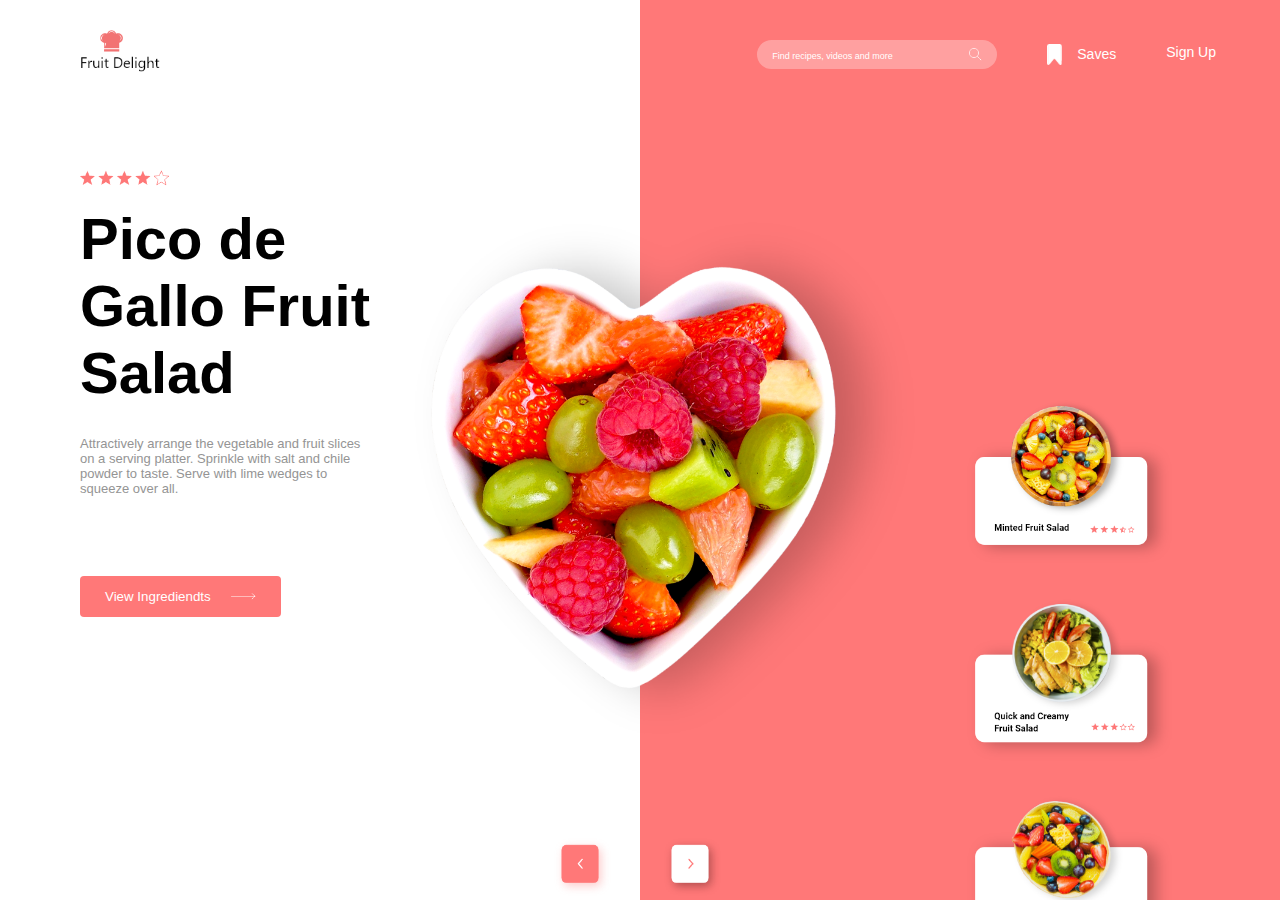
<file: Project - 1/index.html>
<!DOCTYPE html>
<html lang="en">
  <head>
    <meta charset="utf-8">
    <meta name="viewport" content="width=device-width, initial-scale=1.0">
    <title>Fruit Website</title>
    <link rel="stylesheet" href="styles.css">
  </head>
  <body>
      <div class="main">
        <div class="left-col">
        <img src="img/logo.png" class="logo">
      <div class="content-box">
        <img src="img/rating.png" class="rating">
        <h1>Pico de Gallo Fruit Salad</h1>
        <p>Attractively arrange the vegetable and fruit slices on a serving platter. Sprinkle with salt and chile powder to taste. Serve with lime wedges to squeeze over all.</p>
        <button type="button">View Ingrediendts <img src="img/arrow.png" alt=""></button>
      </div>
      <img src="img/left-arrow.png" class="left-arrow">
    </div>
        <div class="right-col">
            <div class="navbar">
              <div class="search-box">
                <input type="text" placeholder="Find recipes, videos and more">
                <img src="img/search.png">
              </div>
              <ul>
                <li><a href="#">  <img src="img/fill-tag.png">Saves</a></li>
                <li><a href="#">Sign Up</a></li>
              </ul>
            </div>
            <div class="more-items">
              <img src="img/fruit1.png">
              <img src="img/fruit2.png">
              <img src="img/fruit3.png">
            </div>
            <img src="img/right-arrow.png" class="right-arrow">
        </div>
        <img src="img/fruits.png" class="main-img">
      </div>
  </body>
</html>
</file>
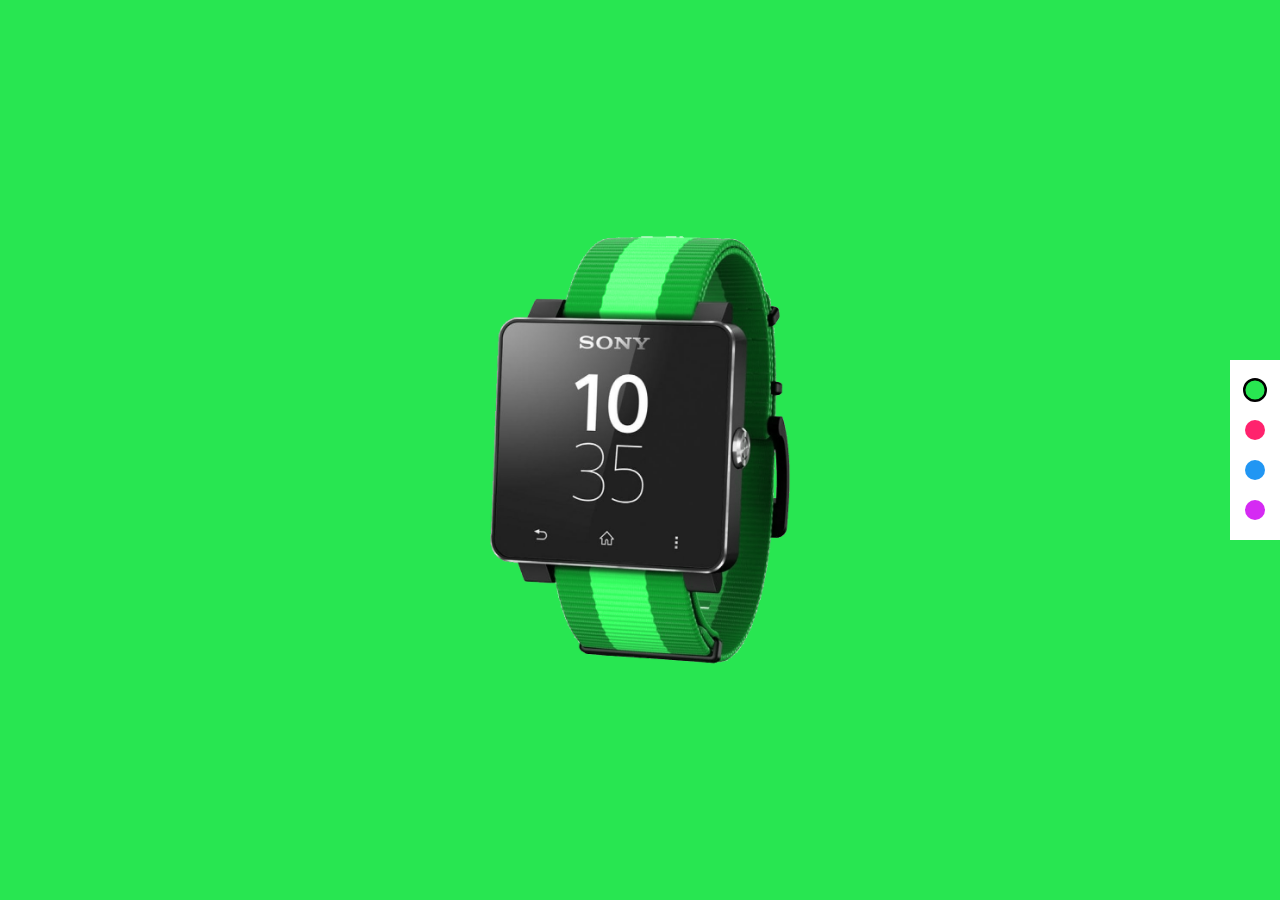
<file: Project - 2/index.html>
<!DOCTYPE html>
<html lang="en" dir="ltr">
  <head>
    <meta charset="utf-8">
    <title>Change Image Color</title>
    <link rel="stylesheet" href="styles.css">
  </head>
  <body>
    <div class="container">
      <div class="nav">
        <span class="one active" onclick="changeColor(event)"></span>
        <i class="one"></i>
        <span class="two" onclick="changeColor(event)"></span>
        <i class="two"></i>
        <span class="three" onclick="changeColor(event)"></span>
        <i class="three"></i>
        <span class="four" onclick="changeColor(event)"></span>
        <i class="four"></i>
        <img src="Img/watches.png" alt="">
        <script type="text/javascript" src="script.js"></script>
    </div>
  </body>
</html>
</file>
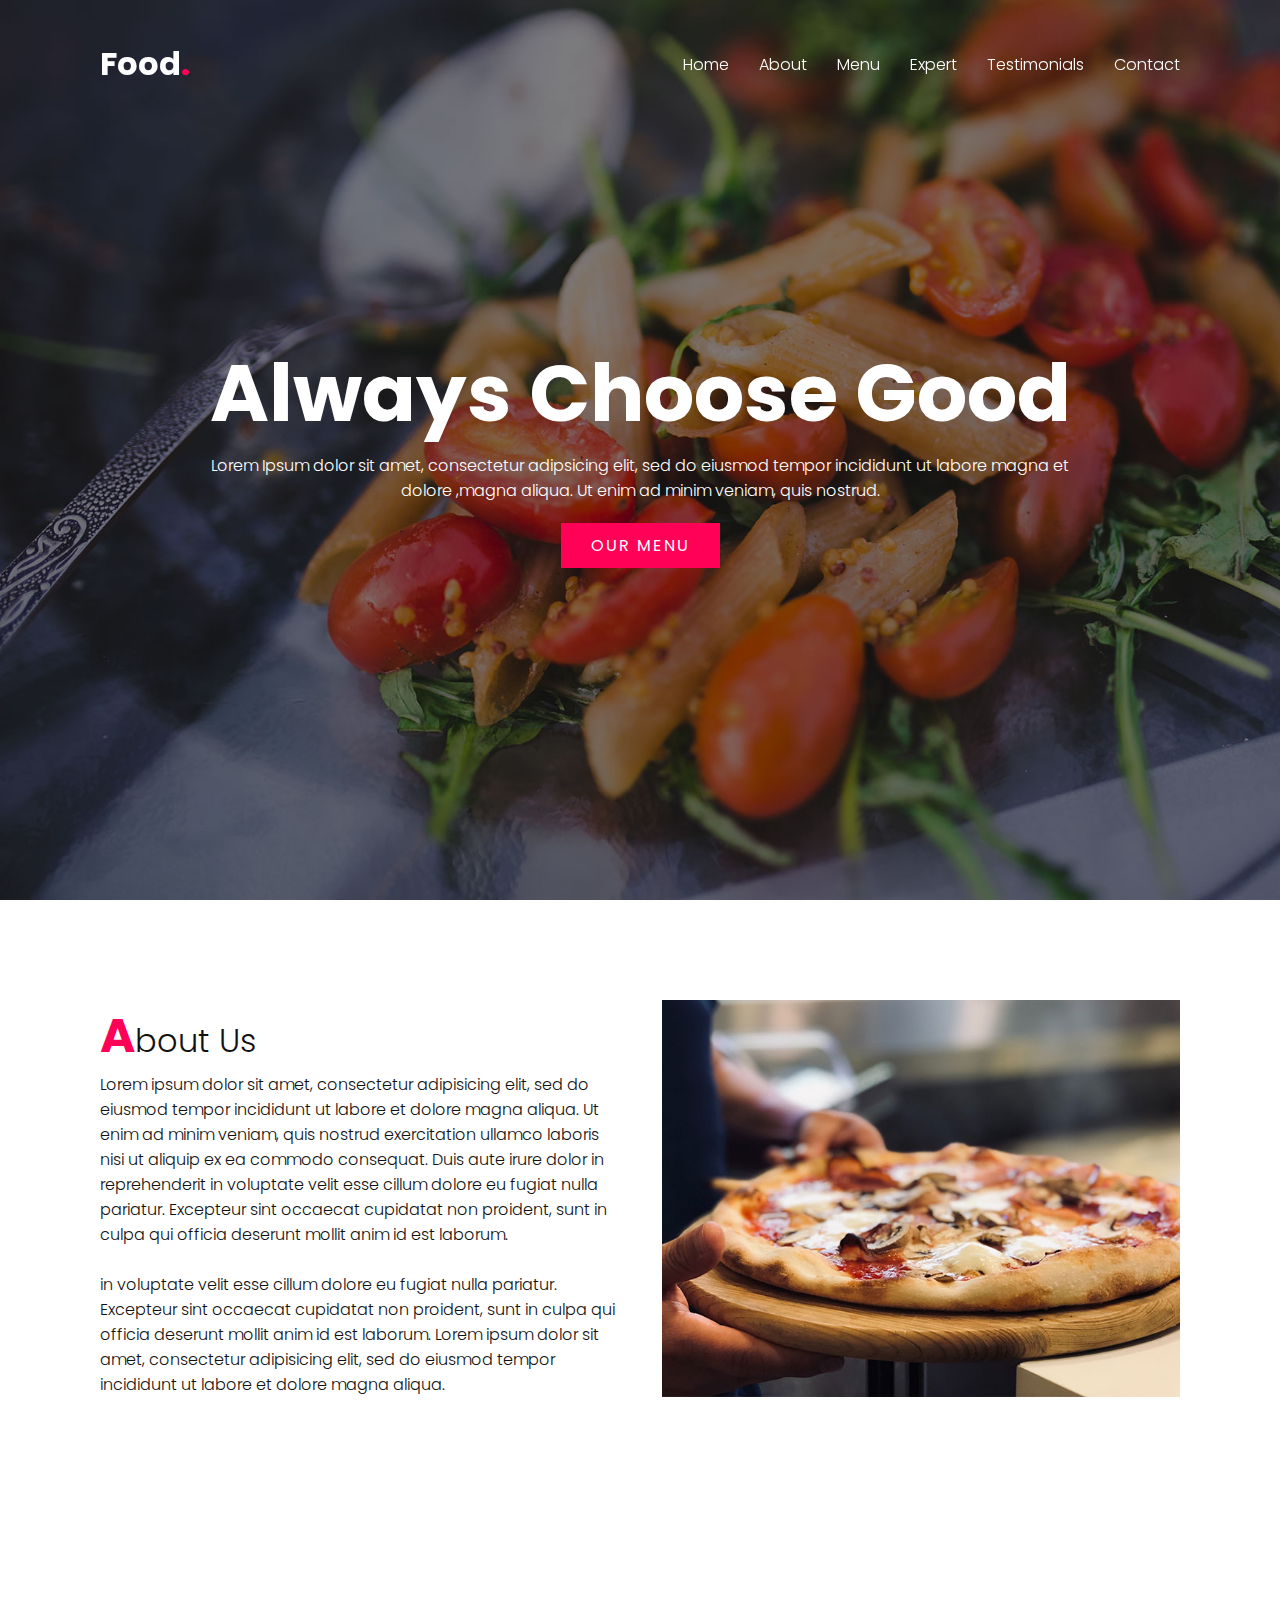
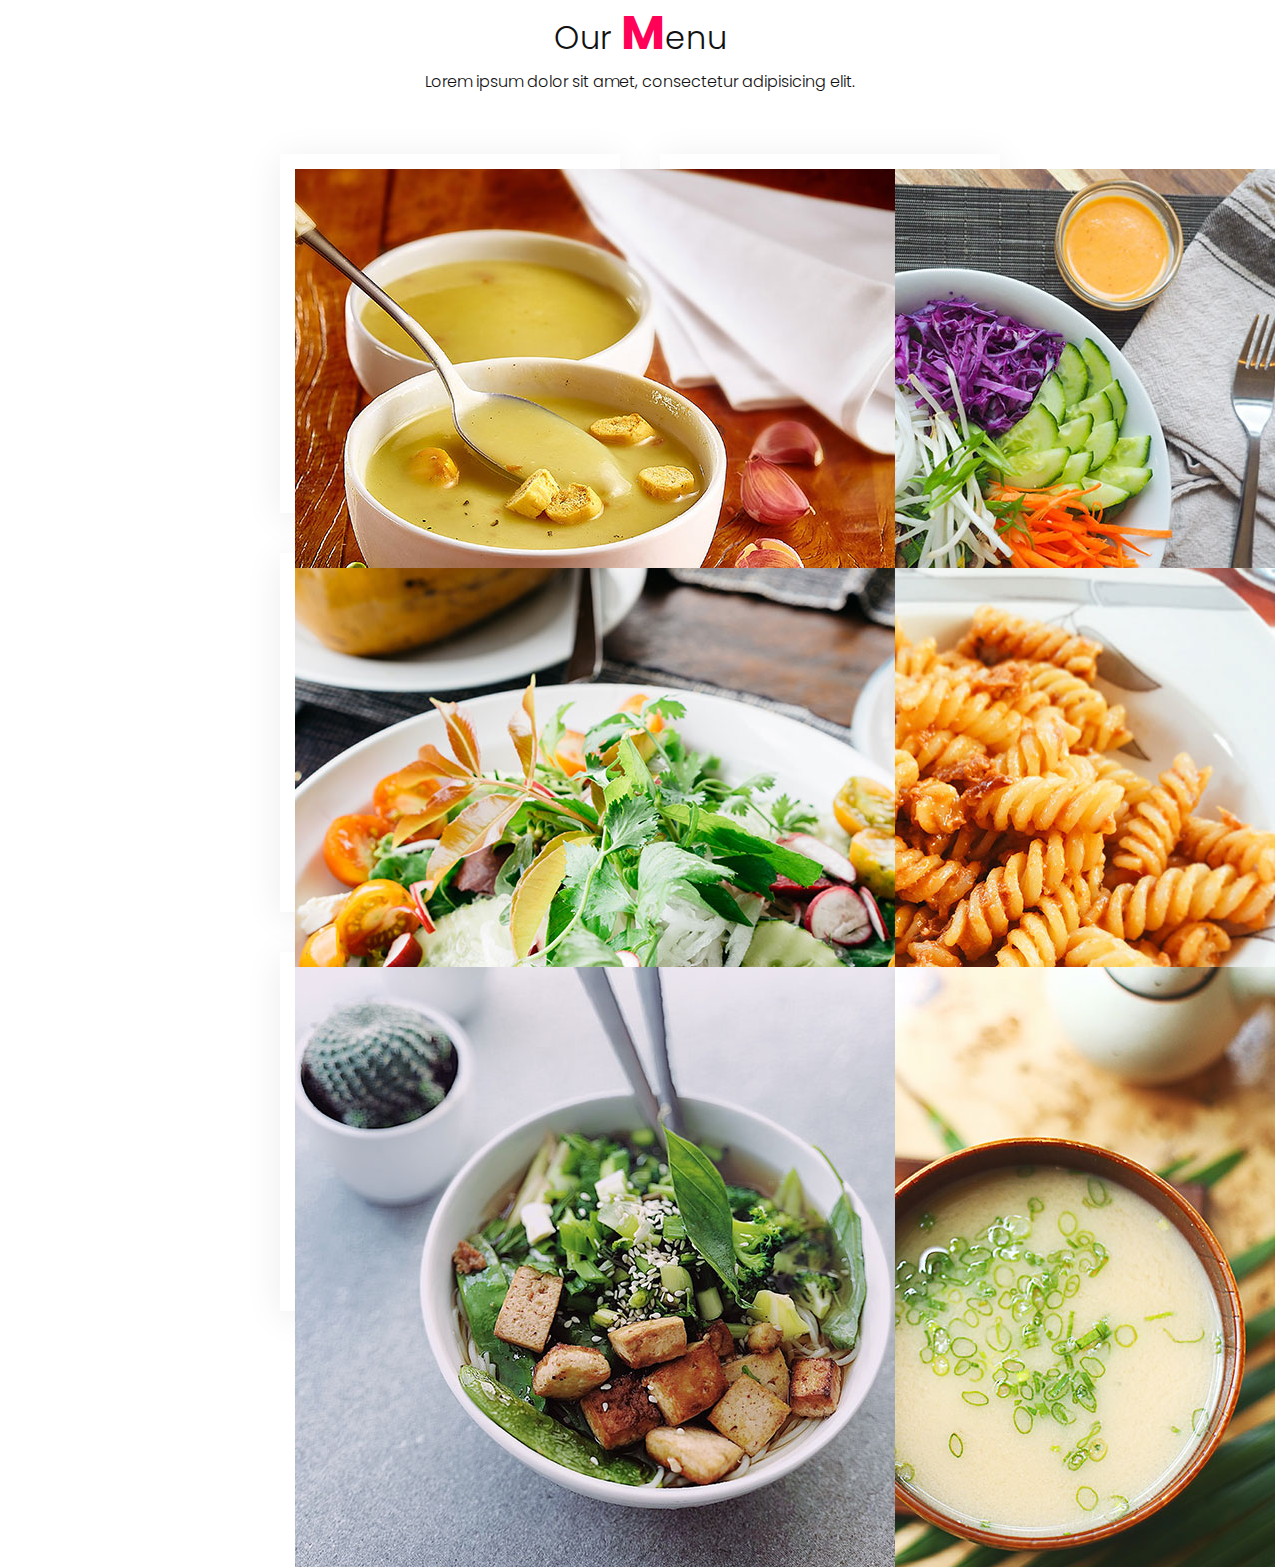
<file: Web Pag - 1/index.html>
<html lang="en">
  <head>
    <meta charset="utf-8">
    <meta name="viewport" content="width=device-width, initial-scale=1.0">
    <title>Food</title>
    <link rel="stylesheet" href="styles.css">
  </head>
  <body>
    <header>
      <a href="#" class="logo">Food<span>.</span></a>
      <ul class="navigation">
        <li><a href="#banner">Home</a></li>
        <li><a href="#about">About</a></li>
        <li><a href="#menu">Menu</a></li>
        <li><a href="#expert">Expert</a></li>
        <li><a href="#testimonials">Testimonials</a></li>
        <li><a href="#contact">Contact</a></li>
      </ul>
    </header>
    <section class="banner" id="banner">
      <div class="content">
        <h2>Always Choose Good</h2>
        <p>
          Lorem Ipsum dolor sit amet, consectetur adipsicing elit, sed do eiusmod tempor incididunt ut labore magna et dolore ,magna aliqua. Ut enim ad minim veniam, quis nostrud.</p>
        <a href="#" class="btn">Our Menu</a>
      </div>
    </section>
    <section class="about" id="about">
      <div class="row">
        <div class="col50">
          <h2 class="titleText"><span>A</span>bout Us</h2>
          <p>
            Lorem ipsum dolor sit amet, consectetur adipisicing elit, sed do eiusmod tempor incididunt ut labore et dolore magna aliqua. Ut enim ad minim veniam, quis nostrud exercitation ullamco laboris nisi ut aliquip ex ea commodo consequat. Duis aute irure dolor in reprehenderit
            in voluptate velit esse cillum dolore eu fugiat nulla pariatur. Excepteur sint occaecat cupidatat non proident, sunt in culpa qui officia deserunt mollit anim id est laborum.<br><br>
            in voluptate velit esse cillum dolore eu fugiat nulla pariatur. Excepteur sint occaecat cupidatat non proident, sunt in culpa qui officia deserunt mollit anim id est laborum.
            Lorem ipsum dolor sit amet, consectetur adipisicing elit, sed do eiusmod tempor incididunt ut labore et dolore magna aliqua.
          </p>
        </div>
        <div class="col50">
          <div class="imgBx">
            <img src="img/img1.jpg">
          </div>
        </div>
      </div>
    </section>

      <section class="menu" id="menu">
        <div class="title">
          <h2 class="titleText">Our <span>M</span>enu</h2>
          <p>Lorem ipsum dolor sit amet, consectetur adipisicing elit.</p>
        </div>
        <div class="content">
          <div class="box">
            <div class="imgBx">
              <img src="img/menu1.jpg">
            </div>
            <div class="text">
              <h3>Special Salads</h3>
            </div>
          </div>
          <div class="box">
            <div class="imgBx">
              <img src="img/menu2.jpg">
            </div>
            <div class="text">
              <h3>Special Soup</h3>
            </div>
          </div>
          <div class="box">
            <div class="imgBx">
              <img src="img/menu3.jpg">
            </div>
            <div class="text">
              <h3>Special Pasta</h3>
            </div>
          </div>
          <div class="box">
            <div class="imgBx">
              <img src="img/menu4.jpg">
            </div>
            <div class="text">
              <h3>Special Salads</h3>
            </div>
          </div>
          <div class="box">
            <div class="imgBx">
              <img src="img/menu5.jpg">
            </div>
            <div class="text">
              <h3>Special Soup</h3>
            </div>
          </div>
          <div class="box">
            <div class="imgBx">
              <img src="img/menu6.jpg">
            </div>
            <div class="text">
              <h3>Special Pasta</h3>
            </div>
          </div>
        </div>
        <div class="title">
          <a href="#" class="btn">View All</a>
        </div>
      </section>

    <script type="text/javascript" src="script.js"></script>
  </body>
</html>
</file>
<file: Project - 1/styles.css>
*{
  margin: 0;
  padding: 0;
  box-sizing: border-box;
  font-family: 'Rubik',sans-serif;;
}

.main{
  width: 100%;
  height: 100vh;
  display: flex;
  overflow: hidden;
}

.left-col{
  flex-basis: 50%;
  background: #fff;
  position: relative;
}

.right-col{
  flex-basis: 50%;
  background: #ff7878;
  position: relative;
}

.logo{
  width: 80px;
  margin: 30px 80px;
}

.content-box{
  width: 290px;
  position: absolute;
  top: 170px;
  left: 80px;
}

.rating{
  width: 90px;
}

.content-box h1{
  font-size: 58px;
  margin: 15px 0 30px;
}

.content-box p{
  font-size: 13px;
  color: #949494;
  line-height: 15px;
  margin-bottom: 80px;
}

.content-box button{
  background: #ff7878;
  color: #fff;
  display: flex;
  align-items: center;
  border: 0;
  outline:none;
  border-radius: 4px;
  padding: 13px 25px;
  cursor: pointer;
}

.content-box button img{
  width: 25px;
  margin-left: 20px;
}

.left-arrow{
  width: 65px;
  position: absolute;
  bottom: 0;
  right: 25px;
}

.navbar{
  width: 80%;
  margin: 40px auto;
  display: flex;
  align-items: center;
  justify-content: flex-end;
}

.search-box{
  display: flex;
  align-items: center;
  background: rgba(255, 255, 255, 0.3);
  padding: 7px 15px;
  border-radius: 20px;
}

.search-box input{
  background: transparent;
  border: none;
  outline: none;
  color: #fff;
}

::placeholder{
  color: #fff;
  font-size: 9px;
}

.search-box img{
  width: 13px;
  margin-left: 20px;
}

.navbar ul{
  display: flex;
}

.navbar ul li{
  list-style: none;
  margin-left: 50px;
}

.navbar ul li a{
    color: #fff;
    text-decoration: none;
    font-size: 14px;
    display: flex;
    align-items: center;
}

.navbar ul li img{
  width: 15px;
  margin-right: 15px;
}

.more-items{
  width: 220px;
  display: block;
  position: absolute;
  bottom: -75px;
  right: 100px;
}

.more-items img{
  width: 220px;
  margin: 10px 0;
}

.right-arrow{
  width: 65px;
  position: absolute;
  bottom: 0;
  left: 20px;
}

.main-img{
  width: 550px;
  position: absolute;
  top: 50%;
  left: 52%;
  transform: translate(-50%,-45%);
}
</file>
<file: Project - 2/styles.css>
*{
  margin: 0;
  padding: 0;
  box-sizing: border-box;
}

.container{
  display: flex;
  justify-content: flex-end;
  align-items: center;
  min-height: 100vh;
}

.container img{
  position: absolute;
  top: 50%;
  left: 50%;
  transform: translate(-50%, -50%);
  max-width: 300px;
}

.container .nav{
  display: flex;
  justify-content: center;
  align-items: center;
  flex-direction: column;
  padding: 10px;
  background: #fff;
}

.container .nav span{
  position: relative;
  width: 20px;
  height: 20px;
  margin: 10px 5px;
  background: #f00;
  border-radius: 50%;
  cursor: pointer;
  z-index: 2;
}

.container .nav  span.active{
  border: 2px solid #000;
  transform: scale(1.2);
}

.container .nav span.one,
.container .nav i.one{
  background: #28e651;
}

.container .nav span.two,
.container .nav i.two{
  background: #ff226d;
}

.container .nav span.three,
.container .nav i.three{
  background: #2196f3;
}

.container .nav span.four,
.container .nav i.four{
  background: #d52af3;
}

.container .nav span.active + i{
  position: absolute;
  top: 0;
  left: 0;
  width: 100%;
  height: 100%;
  z-index: 1;
  mix-blend-mode: hue;
}
</file>
<file: Web Pag - 1/styles.css>
@import url('https://fonts.googleapis.com/css?family=Poppins:200,300,400,500,600,700,800,900&display=swap');

*{
  margin: 0;
  padding: 0;
  font-family: 'Poppins', sans-serif;
  box-sizing: border-box;
  scroll-behavior: smooth;
}


p{
  font-weight: 300;
  color: #111;
}

.banner
{
  position: relative;
  width: 100%;
  min-height: 100vh;
  display: flex;
  justify-content: center;
  align-items: center;
  background: url(img/bg.jpg);
  background-size: cover;
}

.banner .content{
  max-width: 900px;
  text-align: center;
}

.banner .content h2
{
  font-size: 5em;
  color: #fff;
}

.banner .content p
{
  font-size: 1em;
  color: #fff;
}

.btn{
  font-size: 1em;
  color: #fff;
  background: #ff0157;
  display: inline-block;
  padding: 10px 30px;
  margin-top: 20px;
  text-transform: uppercase;
  text-decoration: none;
  letter-spacing: 2px;
  transition: .5s;
}

.btn:hover{
  letter-spacing: 6px;
}

header
{
  position: fixed;
  top: 0;
  left: 0;
  width: 100%;
  padding: 40px 100px;
  z-index: 10000;
  display: flex;
  justify-content: space-between;
  align-items: center;
  transition: .5s;
}

header.sticky{
  background: #fff;
  padding: 10px 100px;
  box-shadow: 0 5px 20px rgba(0, 0, 0, 0.05);
}

header .logo{
  color: #fff;
  font-weight: 700;
  font-size: 2em;
  text-decoration: none;
}

header.sticky .logo
{
  color: #111;
}
header .logo span{
  color: #ff0157;
}

header .navigation{
  position: relative;
  display: flex;
}

header .navigation li{
  list-style: none;
  margin-left: 30px;
}

header .navigation li a{
  text-decoration: none;
  color: #fff;
  font-weight: 300;
}

header .navigation li a:hover{
  color: #ff0157;
}

header.sticky .navigation li a{
  color: #111;
}

section{
  padding: 100px;
}

.row{
  position: relative;
  width: 100%;
  display: flex;
  justify-content: space-between;
}

.row .col50{
  position: relative;
  width: 48%;
}

.titleText{
  color: #111;
  font-size: 2em;
  font-weight: 300;
}


.titleText span{
  color: #ff0157;
  font-weight: 700;
  font-size: 1.5em;
}

.row .col50 .imgBx{
  position: relative;
  width: 100%;
  height: 100%;
}

.row .col50 .imgBx img{
  position: absolute;
  top: 0;
  left: 0;
  width: 100%;
  height: 100%;
  object-fit: cover;
}

.title{
  width: 100%;
  display: flex;
  justify-content: center;
  align-items: center;
  flex-direction: column;
}

.menu .content{
  display: flex;
  justify-content: center;
  flex-direction: row-reverse;
  flex-wrap: wrap;
  margin-top: 40px;
}

.menu .content .box{
  width: 340px;
  margin: 20px;
  border: 15px solid #fff;
  box-shadow: 0 5px 35px rgba(0, 0, 0, 0.08);
}

.menu .content .box .imgBx {
  position: relative;
  width: 100%;
  height: 300px;
}
</file>
